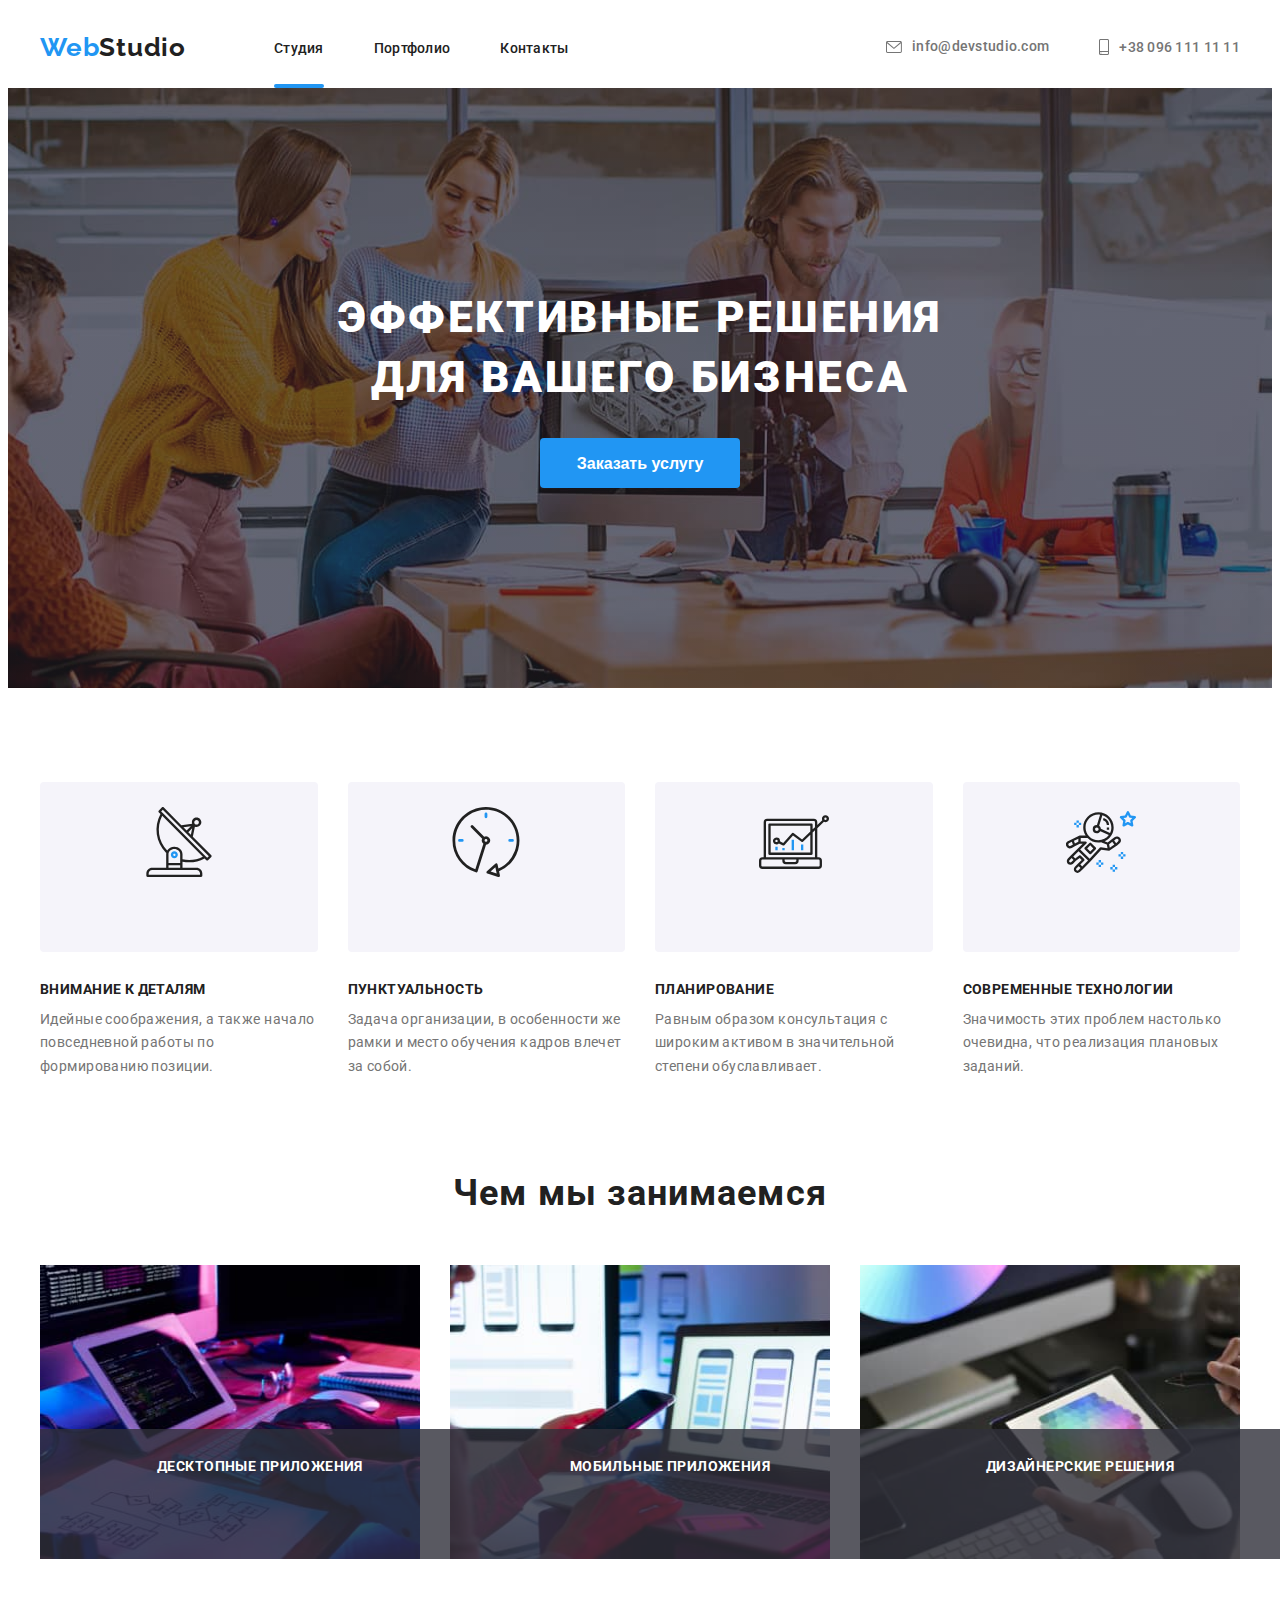
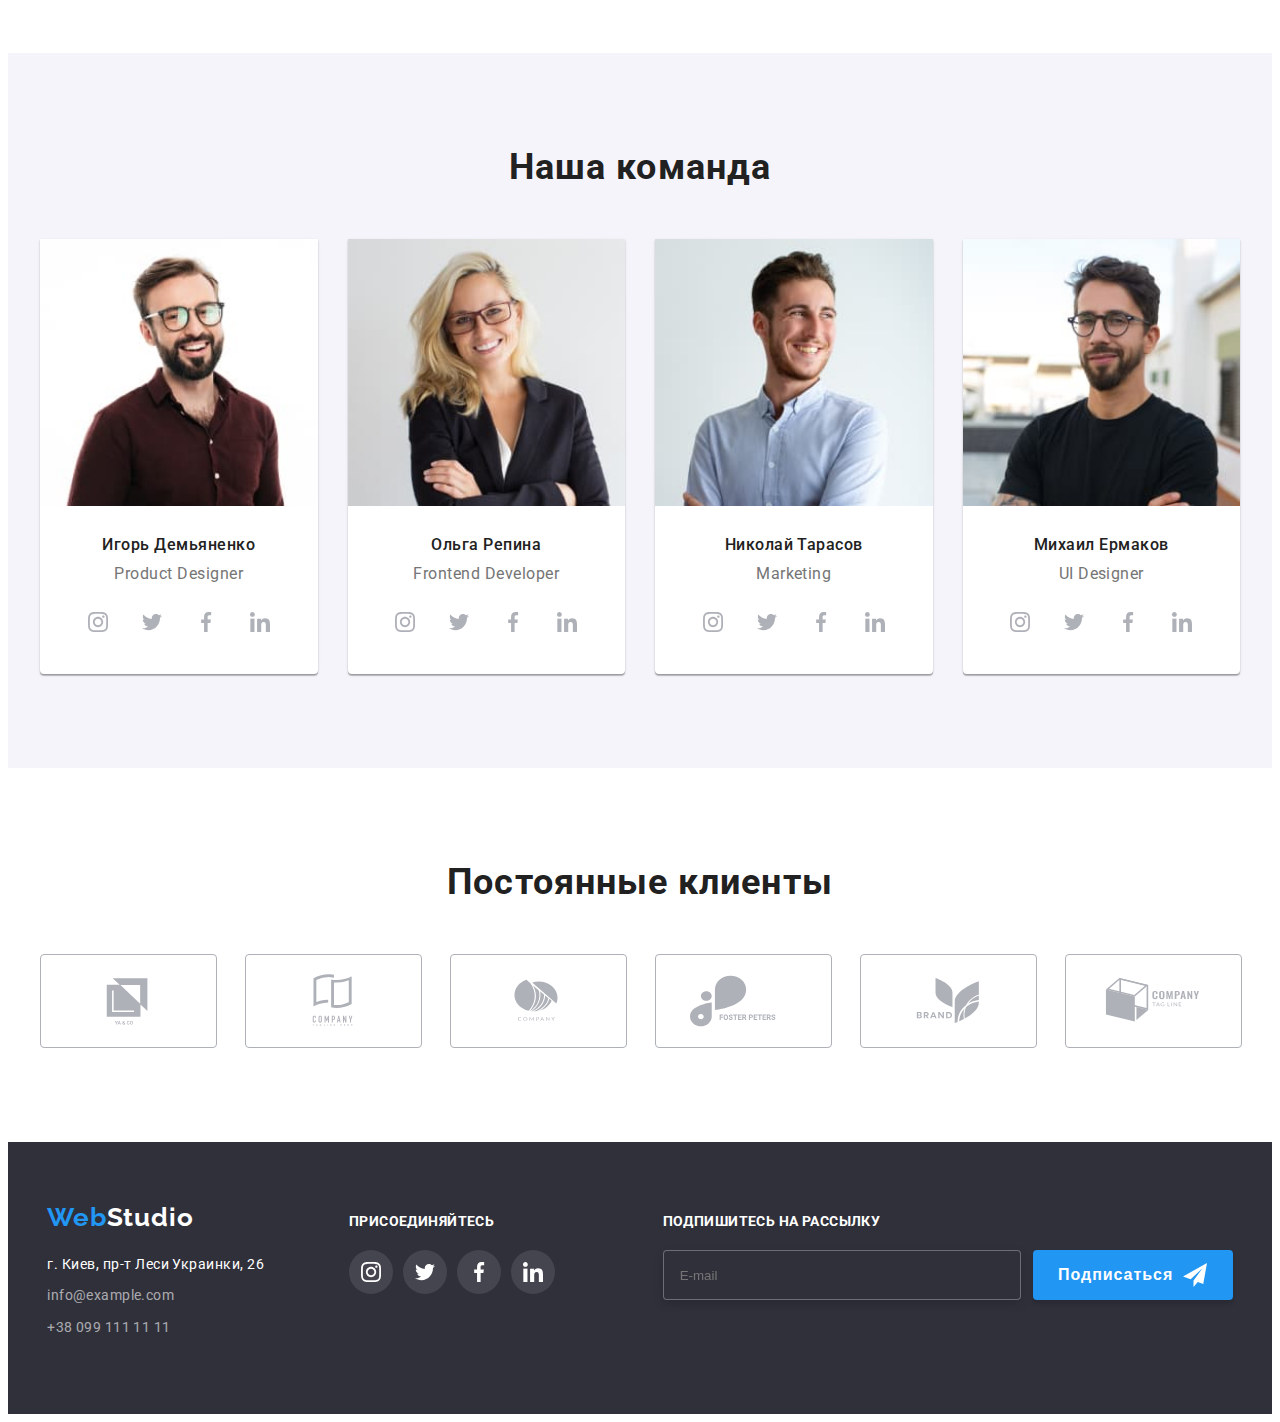
<file: index.html>
<!DOCTYPE html>
<html lang="en">
<head>
    <meta charset="UTF-8">
    <meta http-equiv="X-UA-Compatible" content="IE=edge">
    <meta name="viewport" content="width=device-width, initial-scale=1.0">
    <title>WebStudio5</title>
    <link rel="preconnect" href="https://fonts.googleapis.com">
    <link rel="preconnect" href="https://fonts.gstatic.com" crossorigin>
    <link href="https://fonts.googleapis.com/css2?family=Raleway:wght@700&family=Roboto:wght@400;500;700;900&display=swap" rel="stylesheet">
    <link rel="stylesheet" href="https://cdnjs.cloudflare.com/ajax/libs/modern-normalize/1.1.0/modern-normalize.min.css" integrity="sha512-wpPYUAdjBVSE4KJnH1VR1HeZfpl1ub8YT/NKx4PuQ5NmX2tKuGu6U/JRp5y+Y8XG2tV+wKQpNHVUX03MfMFn9Q==" crossorigin="anonymous" referrerpolicy="no-referrer" />
        
        <link rel="stylesheet" href="./css/main.css">
</head>
<body>

<header class="page-header">
    <div class="container header__container">
        <nav class="navigation">
            <a class="page-header__logo" href ="index.html"><span class="page-header__logo-title--black-theme">Web</span>Studio</a>
            <ul class="nav-list">
                <li class="nav-list__item"><a href="./index.html" class="nav-list__link current">Студия</a></li>  
                <li class="nav-list__item"><a href="./portfolio.html" class="nav-list__link">Портфолио</a></li>
                <li class="nav-list__item"><a href="" class="nav-list__link">Контакты</a></li>
            </ul>
        </nav>
              <div class="header-contacts">
                     <ul class="contacts-list">
                         <li class="contacts-list__item">
                             <a class="contacts-list__link" href="mailto:info@devstudio.com">
                                <svg class="contacts-list__icon" width="16" height="12">
                                    <use href="./images/icons.svg#icon-email"></use>
                                        </svg>info@devstudio.com</a></li>
                         <li class="contacts-list__item">
                             <a class="contacts-list__link" href="tel:+38 096 111 11 11">
                                <svg class="contacts-list__icon-tel" width="10" height="16">
                                    <use href="./images/icons.svg#icon-smartphone"></use>
                                        </svg>+38 096 111 11 11</a></li>
                     </ul>
                     <button class="menu-open-btn">
                        <svg class="open-modal-icon" width="40" height="40"> 
                            <use href="./images/icons.svg#icon-burger"></use>
                        </svg>
                    </button>
             </div>
        <div class="mob-menu is-hidden">
            <div class="container">
                    <button class="menu-close-btn">
                        <svg class="menu-close-icon" width="40" height="40"> 
                            <use href="./images/icons.svg#icon-close"></use>
                        </svg>
                    </button>
                <ul class="mob-menu-list">
                                <li class="mob-menu-item">
                                    <a href="" class="mob-menu-link">Студия</a>
                                </li>

                                <li class="mob-menu-item">
                                    <a href="./portfolio.html" class="mob-menu-link">Портфолио</a>
                                </li>

                                <li class="mob-menu-item">
                                    <a href="" class="mob-menu-link">Контакты</a>
                                </li>
                </ul>
             <div class="mob-menu-bottom">
                <ul class="mob-contacts-list">
                                <li class="mob-contacts-item">
                                    <a href="tel:+38 096 111 11 11" class="mob-contacts-link">+38 096 111 11 11</a>
                                </li>
                                <li class="mob-contacts-item">
                                    <a href="mailto:info@devstudio.com" class="mob-contacts-email-link">info@devstudio.com</a>
                                </li>

                </ul>
                <ul class="mob-social-list">
                            <li class="mob-social-item">
                                <a href="" class="mob-social-link">Instagram</a>
                            </li>

                            <li class="mob-social-item">
                                <a href="" class="mob-social-link">Twitter</a>
                            </li>

                            <li class="mob-social-item">
                                <a href="" class="mob-social-link">Facebook</a>
                            </li>
                            <li class="mob-social-item">
                                <a href="" class="mob-social-link">LinkedIn</a>
                            </li>
                </ul>
             </div>
            </div>
        </div>
  </div>   
</header>
<main>

    <!-- Hero -->
      <section class="hero">
          <div class="hero__container">
              <h1 class="hero__title">Эффективные решения <br> для вашего бизнеса</h1>
              <button class=" hero-btn "type="button" data-modal-open >Заказать услугу</button>
          </div>
      </section>

    <!-- Feature section -->
     <section class="feature section">
        <div class="container feature__container">
            <ul class="feature-list">
                <li class="feature-list__item">
                    <div class="feature-list__icon-bg">
                        <svg class="feature-list__icon" width="70" height="70">
                            <use href="./images/icons.svg#antenna"></use>
                        </svg>
                    </div>
                <h3 class="feature-list__title">Внимание к деталям</h3>
                <p class="feature-list__text">Идейные соображения, а также начало повседневной работы по формированию позиции.</p>
                </li>
        

                <li class="feature-list__item">
                    <div class="feature-list__icon-bg">
                        <svg class="feature-list__icon" width="70" height="70">
                            <use href="./images/icons.svg#clock"></use>
                        </svg>
                    </div>
                <h3 class="feature-list__title">Пунктуальность</h3>
                <p class="feature-list__text">Задача организации, в особенности же рамки и место обучения кадров влечет за собой.</p>
                </li>

                <li class="feature-list__item">
                    <div class="feature-list__icon-bg">
                        <svg class="feature-list__icon" width="70" height="70">
                            <use href="./images/icons.svg#diagram"></use>
                        </svg>
                    </div>
                <h3 class="feature-list__title">Планирование</h3>
                <p class="feature-list__text">Равным образом консультация с широким активом в значительной степени обуславливает.</p>
                </li>

                <li class="feature-list__item">
                    <div class="feature-list__icon-bg">
                        <svg class="feature-list__icon" width="70" height="70">
                            <use href="./images/icons.svg#astronaut"></use>
                        </svg>
                    </div>
                <h3 class="feature-list__title">Современные технологии</h3>
                <p class="feature-list__text">Значимость этих проблем настолько очевидна, что реализация плановых заданий.</p>
                </li>
            </ul>
    </div>
    </section>

    <!-- Skill section -->
    <section class="skill section">
        <div class="container skill__container">
            <h2 class="skill__title">Чем мы занимаемся</h2>
            <ul class="skill-list">
                <li class="skill-list__item">
                    <img src="./images/third.jpg" alt="оформление"width="370" height="294">
                    <h3 class="skill-list__top-title">Десктопные приложения</h3>
                    
                </li>
                <li class="skill-list__item">
                    <img src="./images/first.jpg" alt="вёрстка"width="370" height="294">
                    <h3 class="skill-list__top-title">Мобильные приложения</h3>
                   
                </li>
                <li class="skill-list__item">
                    <img src="./images/second.jpg" alt="дизайн"width="370" height="294">
                    <h3 class="skill-list__top-title">Дизайнерские решения</h3>
                </li>
            </ul>
    </div>
    </section>

    <!-- Work-section -->
    <section class="work section">
        <div class="container work__container">
            <h2 class="work-main__title">Наша команда</h2>
            <ul class="work-list">
                <li class="work-list__item"><img src="./images/igor.jpg" alt="игорь"width="270">
                    <div class="work-list__group">
                        <h3 class="work-list__title">Игорь Демьяненко</h3>
                        <p class="work-list__text">Product Designer</p>
                             <ul class="work-soc-list">
                                <li class="work-soc-list__item">
                                    <a href="" class="work-soc-list__link">
                                        <svg class="work-soc-list__icon" width="20" height="20">
                                            <use href="./images/icons.svg#icon-instagram"></use>
                                        </svg>
                                    </a>
                                </li>
                                <li class="work-soc-list__item">
                                    <a href="" class="work-soc-list__link">
                                        <svg class="work-soc-list__icon" width="20" height="20">
                                            <use href="./images/icons.svg#icon-twitter"></use>
                                        </svg>
                                    </a>
                                </li>
                                 <li class="work-soc-list__item">
                                    <a href="" class="work-soc-list__link">
                                        <svg class="work-soc-list__icon" width="20" height="20">
                                            <use href="./images/icons.svg#icon-facebook"></use>
                                        </svg>
                                    </a>
                                </li> 
                                <li class="work-soc-list__item">
                                    <a href="" class="work-soc-list__link">
                                        <svg class="work-soc-list__icon" width="20" height="20">
                                            <use href="./images/icons.svg#icon-linkedin"></use>
                                        </svg>
                                    </a>
                                </li>


                        </ul>
                    </div>
             </li>
            
                <li class="work-list__item"><img src="./images/olga.jpg" alt="ольга"width="270">
                    <div class="work-list__group">
                        <h3 class="work-list__title">Ольга Репина</h3>
                        <p class="work-list__text">Frontend Developer</p>
                        <ul class="work-soc-list">
                            <li class="work-soc-list__item">
                                <a href="" class="work-soc-list__link">
                                    <svg class="work-soc-list__icon" width="20" height="20">
                                    <use href="./images/icons.svg#icon-instagram"></use>
                                </svg>
                            </a>
                            </li>
                            <li class="work-soc-list__item">
                                <a href="" class="work-soc-list__link">
                                    <svg class="work-soc-list__icon" width="20" height="20">
                                        <use href="./images/icons.svg#icon-twitter"></use>
                                    </svg>
                            </a>
                            </li>
                             <li class="work-soc-list__item">
                                <a href="" class="work-soc-list__link">
                                    <svg class="work-soc-list__icon" width="20" height="20">
                                        <use href="./images/icons.svg#icon-facebook"></use>
                                    </svg>
                                </a>
                            </li>
                             <li class="work-soc-list__item">
                                <a href="" class="work-soc-list__link">
                                    <svg class="work-soc-list__icon" width="20" height="20">
                                        <use href="./images/icons.svg#icon-linkedin"></use>
                                    </svg>
                                </a>
                            </li>
                   </div>
               </li>
            
                <li class="work-list__item"><img src="./images/nikolay.jpg" alt="николай"width="270">
                     <div class="work-list__group">
                            <h3 class="work-list__title">Николай Тарасов</h3>
                            <p class="work-list__text">Marketing</p>
                            <ul class="work-soc-list">
                                <li class="work-soc-list__item">
                                    <a href="" class="work-soc-list__link">
                                        <svg class="work-soc-list__icon" width="20" height="20">
                                        <use href="./images/icons.svg#icon-instagram"></use>
                                    </svg>
                                </a>
                                </li>
                                <li class="work-soc-list__item">
                                    <a href="" class="work-soc-list__link">
                                        <svg class="work-soc-list__icon" width="20" height="20">
                                            <use href="./images/icons.svg#icon-twitter"></use>
                                        </svg>
                                </a>
                                </li>
                                 <li class="work-soc-list__item">
                                    <a href="" class="work-soc-list__link">
                                        <svg class="work-soc-list__icon" width="20" height="20">
                                            <use href="./images/icons.svg#icon-facebook"></use>
                                        </svg>
                                    </a>
                                </li>
                                 <li class="work-soc-list__item">
                                    <a href="" class="work-soc-list__link">
                                        <svg class="work-soc-list__icon" width="20" height="20">
                                            <use href="./images/icons.svg#icon-linkedin"></use>
                                        </svg>
                                    </a>
                                </li>
                    </div>
                </li>

                <li class="work-list__item"><img src="./images/mihail.jpg" alt="михаил"width="270">
                    <div class="work-list__group">
                        <h3 class="work-list__title">Михаил Ермаков</h3>
                        <p class="work-list__text">UI Designer</p>
                        <ul class="work-soc-list">
                            <li class="work-soc-list__item">
                                <a href="" class="work-soc-list__link">
                                    <svg class="work-soc-list__icon" width="20" height="20">
                                        <use href="./images/icons.svg#icon-instagram"></use>
                                    </svg>
                            </a>
                            </li>
                            <li class="work-soc-list__item">
                                <a href="" class="work-soc-list__link">
                                    <svg class="work-soc-list__icon" width="20" height="20">
                                        <use href="./images/icons.svg#icon-twitter"></use>
                                    </svg>
                            </a>
                            </li>
                             <li class="work-soc-list__item">
                                <a href="" class="work-soc-list__link">
                                    <svg class="work-soc-list__icon" width="20" height="20">
                                        <use href="./images/icons.svg#icon-facebook"></use>
                                    </svg>
                                </a>
                            </li>
                             <li class="work-soc-list__item">
                                <a href="" class="work-soc-list__link">
                                    <svg class="work-soc-list__icon" width="20" height="20">
                                        <use href="./images/icons.svg#icon-linkedin"></use>
                                    </svg>
                                </a>
                            </li>
                    </div>
               </li>
            </ul>
        </div>
    </section>

    <!-- Client section -->
     <section class="client section">
        <div class="container client__container">
            <h2 class="client__title">Постоянные клиенты</h2> 
            <ul class="client-list">
                 <li class="client-list__item">
                    <a class="client-list__icon-bg" href="">
                <svg class="client-list__icon" width="106" height="60">
                    <use href="./images/icons.svg#icon-yaco"></use>
                </svg>
            </a>
            </li>
            
        <li class="client-list__item">
            <a class="client-list__icon-bg" href="">
                <svg class="client-list__icon" width="106" height="60">
                    <use href="./images/icons.svg#icon-tagcomp"></use>
                </svg>
            </a>
        </li> 


        <li class="client-list__item">
            <a class="client-list__icon-bg" href="">
                <svg class="client-list__icon" width="106" height="60">
                    <use href="./images/icons.svg#icon-circomp"></use>
                </svg>
            </a>
       </li>



        <li class="client-list__item">
            <a class="client-list__icon-bg" href="">
                <svg class="client-list__icon" width="106" height="60">
                    <use href="./images/icons.svg#icon-foster"></use>
                </svg>
            </a>
        </li>



        <li class="client-list__item">
            <a class="client-list__icon-bg" href="">
                <svg class="client-list__icon" width="106" height="60">
                    <use href="./images/icons.svg#icon-brand"></use>
                </svg>
            </a>
        
        
        </li>
        <li class="client-list__item">
            <a class="client-list__icon-bg" href="">
                <svg class="client-list__icon" width="106" height="60">
                    <use href="./images/icons.svg#icon-kvadrcomp"></use>
                </svg>
            </a>
        
                </li>
            </ul>
        </div>
    </section> 



</main>

<footer class="page-footer">
    <div class="container main-footer">
        <div class="footer__container">
                <a class="page-footer__logo" href ="index.html"><span class="page-footer__logo-tittle--white-theme">Web</span>Studio</a>
                <address>
                    <ul class="footer-list">
                    <li class="footer-list__adress"><a class="footer-list__adress" href="https://www.google.com/maps/d/u/0/viewer?msa=0&mid=10uSM3H-mIU3GznYo2szRIEphczw&ll=50.42732700000001%2C30.538092&z=17">г. Киев, пр-т Леси Украинки, 26</a></li>
                    <li class="footer-list__item"><a href="mailto:info@example.com" class="footer-list__link">info@example.com</a></li>
                    <li class="footer-list__item"><a href="tel:+380991111111" class="footer-list__link">+38 099 111 11 11</a></li>
                    </ul>   
                </address>  
        </div>
      <div class="footer-contact">
            <p class="footer-contact-text"> Присоединяйтесь</p>
            <ul class="footer-contact-list">
                <li class="footer-contact-list__item"><a href="" 
                    class="footer-contact-list__link">
                <svg class="footer-contact-list__icon" width="20" height="20">
                <use href="./images/icons.svg#icon-instagram"></use>
                </svg>
            </a></li>
            
            <li class="footer-contact-list__item"><a href=""
                class="footer-contact-list__link">
                <svg class="footer-contact-list__icon" width="20" height="20">
                    <use href="./images/icons.svg#icon-twitter"></use>
                    </svg>
            </a></li>
                
            <li class="footer-contact-list__item"><a href="" 
                class="footer-contact-list__link">
                <svg class="footer-contact-list__icon" width="20" height="20">
                    <use href="./images/icons.svg#icon-facebook"></use>
                    </svg>
            </a></li>
                
            <li class="footer-contact-list__item"><a href="" 
                class="footer-contact-list__link">
                <svg class="footer-contact-list__icon" width="20" height="20">
                    <use href="./images/icons.svg#icon-linkedin"></use>
                    </svg>
            </a></li>
        </ul>
    </div>
        <div class="footer-sub-container">
            <p class="footer-sub-text">Подпишитесь на рассылку</p>
                <form class="footer-form-sub">
                    <input 
                    type="text"
                    name="user-email"
                    class="mailing-input"
                    id="user-email"
                    placeholder="E-mail"
                    required
                    /> 
                    <button type="submit" class="footer-sub-button"
                    >Подписаться
                        <svg class="footer-sub-icon" width="24" height="24">
                            <use href="./images/icons.svg#icon-icon-send"></use>
                        </svg>
                     </button>
            </form>
    </div>
</div>

</footer>


<!-- MODAL section -->
<div class="backdrop is-hidden" data-modal>
    <div class="modal">
        <button class="modal-close-btn" type="button" data-modal-close> 
                <svg class="modal-close-icon" width="11" height="11">
                    <use href="./images/icons.svg#icon-close"></use>
                </svg>
        </button>
        <p class="modal-title">Оставьте свои данные, мы вам перезвоним </p>
        <form class="modal-form">
    <div class="form-field">
        <label for="user-name" class="modal-label">Имя</label>
            <div class="modal-input-wrap">
                <input 
                type="text"
                name="user-name"
                class="modal-input"
                required
                id="user-name"
                /> 
                <svg class="modal-icon" width="18" height="18">
                <use href="./images/icons.svg#icon-person-black"></use>
                </svg>
            </div>
    </div>  
    <div class="form-field">
        <label for="user-name" class="modal-label">Телефон</label>
            <div class="modal-input-wrap">
                <input 
                    type="tel"
                    name="user-tel"
                    class="modal-input"
                    required
                    id="user-tel"
                />
                <svg class="modal-icon" width="18" height="18">
                    <use href="./images/icons.svg#icon-phone-black"></use>
                  </svg>
            </div>
    </div>
    <div class="form-field">
      <label for="user-name" class="modal-label">Почта</label>
        <div class="modal-input-wrap">
            <input 
                type="email"
                name="user-email"
                class="modal-input"
                id="user-email"
                /> 
                <svg class="modal-icon" width="18" height="18">
                <use href="./images/icons.svg#icon-email-black"></use>
                </svg>
        </div>
    </div>
        <div class="form-field">
            <label for="user-text" class="modal-label">Комментарий</label>
            <textarea 
            name="user-text" 
            id="user-text"
            class="modal-text"
            placeholder="Введите текст"
            ></textarea>
        </div>   

        <div class="form-field">
            <input
            type="checkbox"
            class="modal-check visually-hidden" 
            id="modal-check"
            name="modal-check"
            required
            >
            <label for="modal-check" class="modal-check-text">Соглашаюсь с рассылкой и принимаю  <a class="modal-check-link" href ="">Условия договора</a>
            
            </label>
        </div>
            <button class="modal-button" type="submit" >Отправить</button> 
        
 </form>
</div>

<script src="./js/modal.js"></script>

<script src="./js/menu.js"></script>

</body>
</html>
</file>
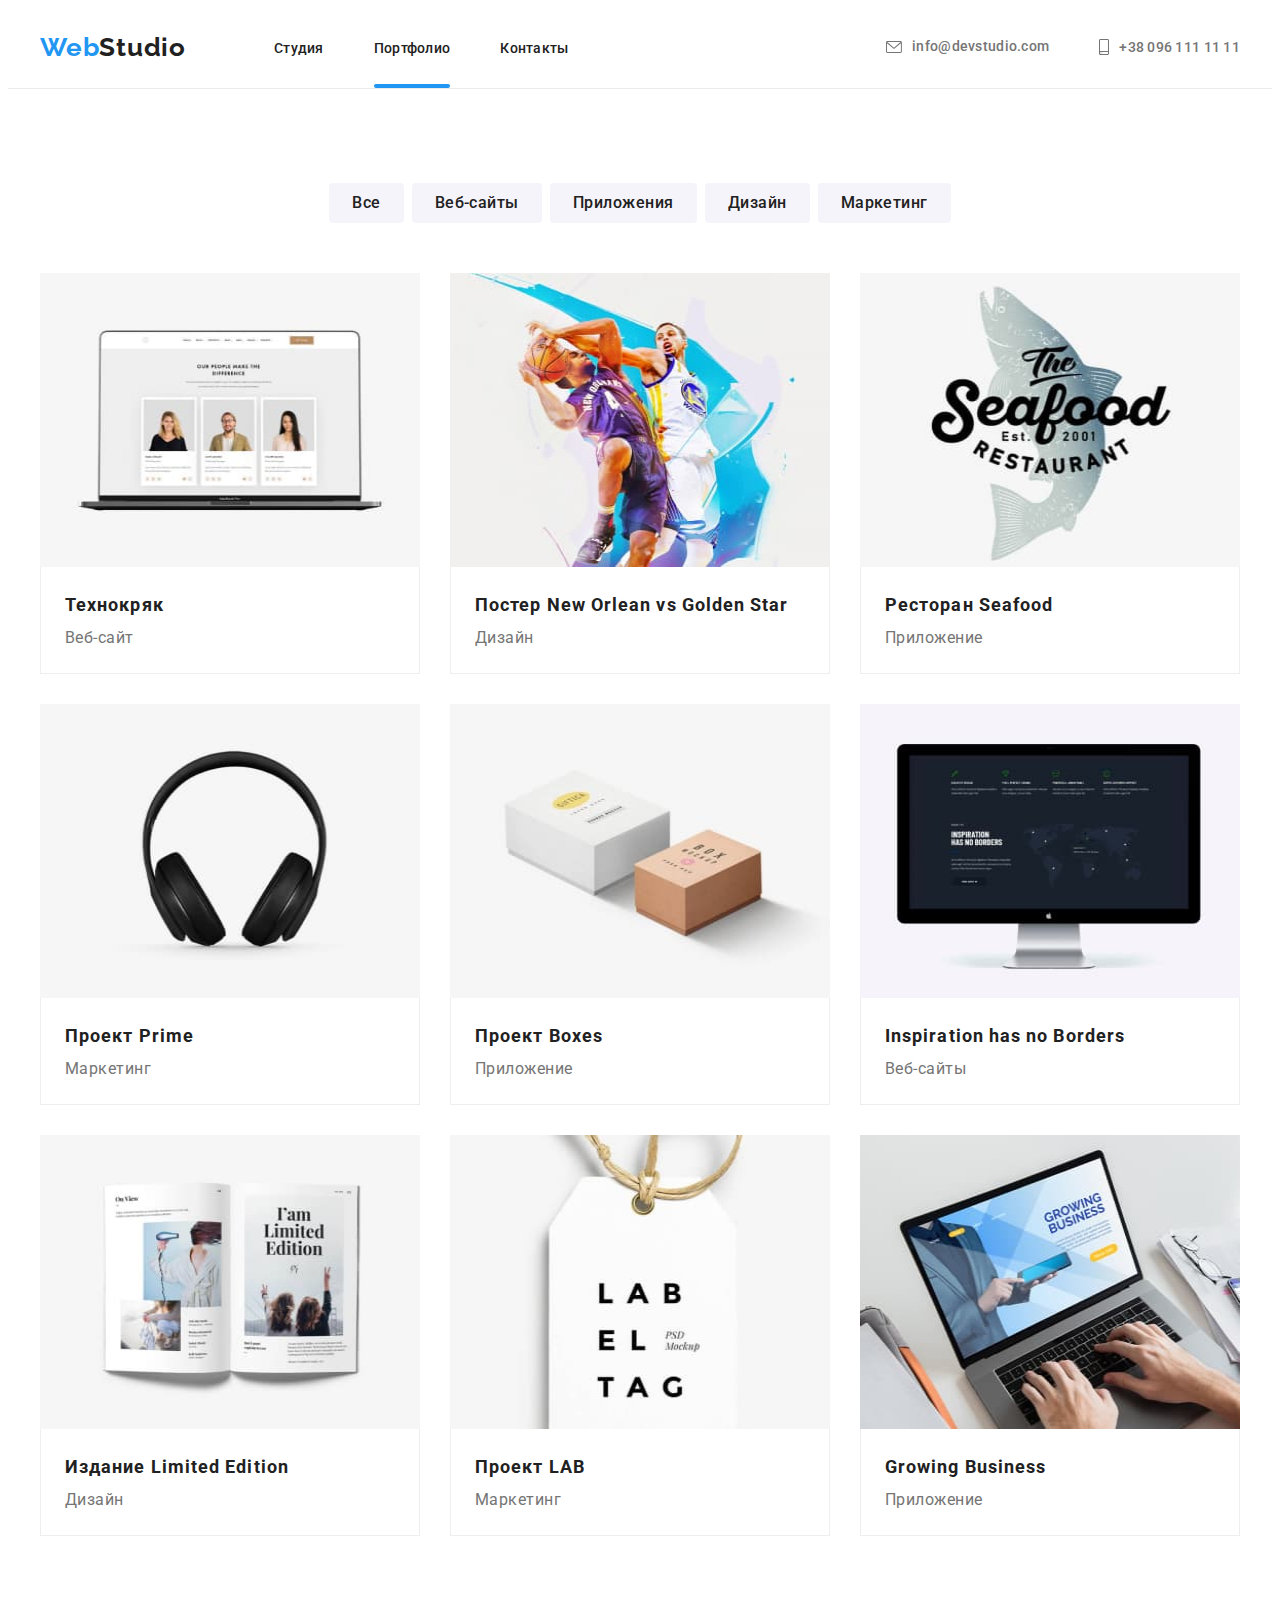
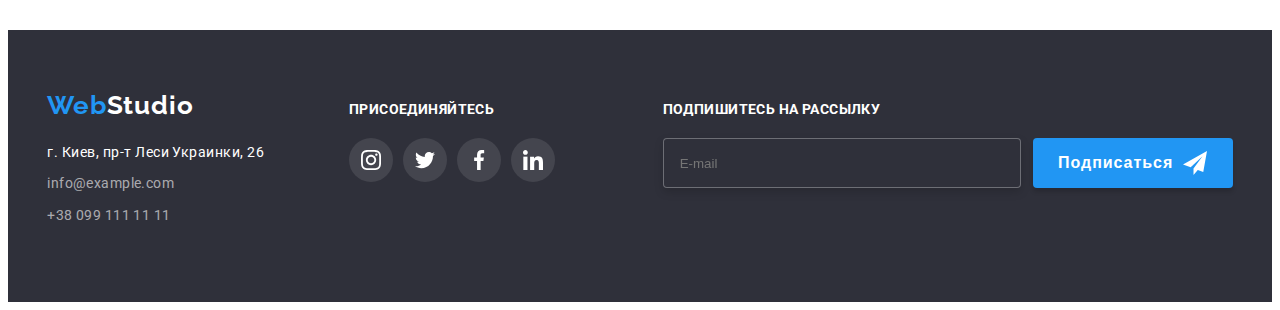
<file: portfolio.html>
<!DOCTYPE html>
<html lang="en">
<head>
    <meta charset="UTF-8">
    <meta http-equiv="X-UA-Compatible" content="IE=edge">
    <meta name="viewport" content="width=device-width, initial-scale=1.0">
    <title>Portfolio</title>
    <link rel="preconnect" href="https://fonts.googleapis.com">
    <link rel="preconnect" href="https://fonts.gstatic.com" crossorigin>
    <link href="https://fonts.googleapis.com/css2?family=Raleway:wght@700&family=Roboto:wght@400;500;700;900&display=swap" rel="stylesheet">
    <link rel="stylesheet" href="https://cdnjs.cloudflare.com/ajax/libs/modern-normalize/1.1.0/modern-normalize.min.css" integrity="sha512-wpPYUAdjBVSE4KJnH1VR1HeZfpl1ub8YT/NKx4PuQ5NmX2tKuGu6U/JRp5y+Y8XG2tV+wKQpNHVUX03MfMFn9Q==" crossorigin="anonymous" referrerpolicy="no-referrer" />
    
    <link rel="stylesheet" href="./css/main.css">
</head>
<body>
<header class="page-header portfolio">
    <div class="container header__container">
        <nav class="navigation">
            <a class="page-header__logo" href ="index.html"><span class="page-header__logo-title--black-theme">Web</span>Studio</a>
            <ul class="nav-list">
                <li class="nav-list__item"><a href="./index.html" class="nav-list__link">Студия</a></li>  
                <li class="nav-list__item"><a href="./portfolio.html" class="nav-list__link current">Портфолио</a></li>
                <li class="nav-list__item"><a href="" class="nav-list__link">Контакты</a></li>
            </ul>
        </nav>
              <div class="header-contacts">
                     <ul class="contacts-list">
                         <li class="contacts-list__item">
                             <a class="contacts-list__link" href="mailto:info@devstudio.com">
                                <svg class="contacts-list__icon" width="16" height="12">
                                    <use href="./images/icons.svg#icon-email"></use>
                                        </svg>info@devstudio.com</a></li>
                         <li class="contacts-list__item">
                             <a class="contacts-list__link" href="tel:+38 096 111 11 11">
                                <svg class="contacts-list__icon-tel" width="10" height="16">
                                    <use href="./images/icons.svg#icon-smartphone"></use>
                                        </svg>+38 096 111 11 11</a></li>
                     </ul>
             </div>
                <button class="menu-open-btn">
                        <svg class="open-modal-icon" width="40" height="40"> 
                            <use href="./images/icons.svg#icon-burger"></use>
                        </svg>
                    </button>
             </div>
             <div class="mob-menu is-hidden">
                <div class="container">
                        <button class="menu-close-btn">
                            <svg class="menu-close-icon" width="40" height="40"> 
                                <use href="./images/icons.svg#icon-close"></use>
                            </svg>
                        </button>
                    <ul class="mob-menu-list">
                                    <li class="mob-menu-item">
                                        <a href="./index.html" class="mob-menu-link">Студия</a>
                                    </li>
    
                                    <li class="mob-menu-item">
                                        <a href="./portfolio.html" class="mob-menu-link">Портфолио</a>
                                    </li>
    
                                    <li class="mob-menu-item">
                                        <a href="" class="mob-menu-link">Контакты</a>
                                    </li>
                    </ul>
                 <div class="mob-menu-bottom">
                    <ul class="mob-contacts-list">
                                    <li class="mob-contacts-item">
                                        <a href="tel:+38 096 111 11 11" class="mob-contacts-link">+38 096 111 11 11</a>
                                    </li>
                                    <li class="mob-contacts-item">
                                        <a href="mailto:info@devstudio.com" class="mob-contacts-email-link">info@devstudio.com</a>
                                    </li>
    
                    </ul>
                            <ul class="mob-social-list">
                                        <li class="mob-social-item">
                                            <a href="" class="mob-social-link">Instagram</a>
                                        </li>
            
                                        <li class="mob-social-item">
                                            <a href="" class="mob-social-link">Twitter</a>
                                        </li>
            
                                        <li class="mob-social-item">
                                            <a href="" class="mob-social-link">Facebook</a>
                                        </li>
                                        <li class="mob-social-item">
                                            <a href="" class="mob-social-link">LinkedIn</a>
                                        </li>
                            </ul>
                    </div>
                 </div>
            </div>
           
  </div>   
</header>

    <main class="main">
        <section class="service section">
            <div class="container service__container">
                <ul class="button-list">
                    <li class="button-list__item"><button type="button" class="button-list__btn">Все</button></li>
                    <li class="button-list__item"><button type="button" class="button-list__btn">Веб-сайты</button></li>
                    <li class="button-list__item"><button type="button" class="button-list__btn">Приложения</button></li>
                    <li class="button-list__item"><button type="button" class="button-list__btn">Дизайн</button></li>
                    <li class="button-list__item"><button type="button" class="button-list__btn">Маркетинг</button></li>
               </ul>
        
         
               <ul class="poster-list">
                    <li class="poster-list__item">
                        <a href="" class="poster-list__link">
                            <div class="poster-list__wrap">
                                <img src="./images/mac.jpg" alt="макбук"width="370" height="294">
                                <p class="poster-list__top-text">Технокряк это современная площадка распространения коронавируса. Компании используют эту платформу для цифрового шпионажа и атак на защищённые сервера конкурентов.</p>
                            </div>
                            <div class="poster-list__container">
                                <h3 class="poster-list__title">Технокряк</h3>
                                <p class="poster-list__text">Веб-сайт</p>
                           </div>
                        </a>
                   </li>
                    
                    <li class="poster-list__item">
                        <a href="" class="poster-list__link">
                            <div class="poster-list__wrap">
                                <img src="./images/nba.jpg" alt="баскетбол"width="370" height="294">
                                <p class="poster-list__top-text">Технокряк это современная площадка распространения коронавируса. Компании используют эту платформу для цифрового шпионажа и атак на защищённые сервера конкурентов.</p>
                            </div>
                          <div class="poster-list__container">
                            <h3  class="poster-list__title">Постер New Orlean vs Golden Star</h3>
                            <p class="poster-list__text">Дизайн</p>
                       </div>
                    </a>
                  </li>


                    <li class="poster-list__item">
                        <a href="" class="poster-list__link">
                            <div class="poster-list__wrap">
                                <img src="./images/seafood.jpg" alt="морепродукты"width="370" height="294">
                                <p class="poster-list__top-text">Технокряк это современная площадка распространения коронавируса. Компании используют эту платформу для цифрового шпионажа и атак на защищённые сервера конкурентов.</p>
                            </div>
                        
                        <div class="poster-list__container">
                            <h3 class="poster-list__title">Ресторан Seafood</h3>
                            <p class="poster-list__text">Приложение</p>
                        </div>
                    </a>
                </li>

                    <li class="poster-list__item">
                        <a href="" class="poster-list__link">
                            <div class="poster-list__wrap">
                                <img src="./images/headphones.jpg" alt="наушники"width="370" height="294">
                                <p class="poster-list__top-text">Технокряк это современная площадка распространения коронавируса. Компании используют эту платформу для цифрового шпионажа и атак на защищённые сервера конкурентов.</p>
                            </div>
                       
                        <div class="poster-list__container">
                            <h3 class="poster-list__title">Проект Prime</h3>
                            <p class="poster-list__text">Маркетинг</p>
                        </div>
                    </a>
                    </li>

                    <li class="poster-list__item">
                        <a href="" class="poster-list__link">
                            <div class="poster-list__wrap">
                                <img src="./images/box.jpg" alt="коробки"width="370" height="294">
                                <p class="poster-list__top-text">Технокряк это современная площадка распространения коронавируса. Компании используют эту платформу для цифрового шпионажа и атак на защищённые сервера конкурентов.</p>
                            </div>
                        
                        <div class="poster-list__container">
                            <h3 class="poster-list__title">Проект Boxes</h3>
                            <p class="poster-list__text">Приложение</p>
                        </div>
                    </a>
                    </li>

                    <li class="poster-list__item">
                        <a href="" class="poster-list__link">
                            <div class="poster-list__wrap">
                                <img src="./images/inspiration.jpg" alt="вдохновление"width="370" height="294">
                                <p class="poster-list__top-text">Технокряк это современная площадка распространения коронавируса. Компании используют эту платформу для цифрового шпионажа и атак на защищённые сервера конкурентов.</p>
                            </div>
                        
                        <div class="poster-list__container">
                    <h3 class="poster-list__title">Inspiration has no Borders</h3>
                    <p class="poster-list__text">Веб-сайты</p>
                </div>
            </a>
                </li>
                    <li class="poster-list__item">
                        <a href="" class="poster-list__link">
                            <div class="poster-list__wrap">
                                <img src="./images/magazine.jpg" alt="журнал"width="370" height="294">
                                <p class="poster-list__top-text">Технокряк это современная площадка распространения коронавируса. Компании используют эту платформу для цифрового шпионажа и атак на защищённые сервера конкурентов.</p>
                            </div>
                       
                        <div class="poster-list__container">
                    <h3 class="poster-list__title">Издание Limited Edition</h3>
                    <p class="poster-list__text">Дизайн</p>
                </div>
            </a>
                </li>
                    <li class="poster-list__item">
                        <a href="" class="poster-list__link">
                            <div class="poster-list__wrap">
                                <img src="./images/tag.jpg" alt="тег"width="370" height="294">
                                <p class="poster-list__top-text">Технокряк это современная площадка распространения коронавируса. Компании используют эту платформу для цифрового шпионажа и атак на защищённые сервера конкурентов.</p>
                            </div>
                        
                        <div class="poster-list__container">
                    <h3 class="poster-list__title">Проект LAB</h3>
                    <p class="poster-list__text">Маркетинг</p>
                </div>
            </a>
                </li>
                    <li class="poster-list__item">
                        <a href="" class="poster-list__link">
                            <div class="poster-list__wrap">
                                <img src="./images/business.jpg" alt="бизнес"width="370" height="294">
                                <p class="poster-list__top-text">Технокряк это современная площадка распространения коронавируса. Компании используют эту платформу для цифрового шпионажа и атак на защищённые сервера конкурентов.</p>
                            </div>
                     
                        <div class="poster-list__container">
                            <h3 class="poster-list__title">Growing Business</h3>
                            <p class="poster-list__text">Приложение</p>
                        </div>
                    </a>
                    </li>
               </ul>
            </div>
        </section>
    </main>

    <footer class="page-footer">
        <div class="container main-footer">
            <div class="footer__container">
                    <a class="page-footer__logo" href ="index.html"><span class="page-footer__logo-tittle--white-theme">Web</span>Studio</a>
                    <address>
                        <ul class="footer-list">
                        <li class="footer-list__adress"><a class="footer-list__adress" href="https://www.google.com/maps/d/u/0/viewer?msa=0&mid=10uSM3H-mIU3GznYo2szRIEphczw&ll=50.42732700000001%2C30.538092&z=17">г. Киев, пр-т Леси Украинки, 26</a></li>
                        <li class="footer-list__item"><a href="mailto:info@example.com" class="footer-list__link">info@example.com</a></li>
                        <li class="footer-list__item"><a href="tel:+380991111111" class="footer-list__link">+38 099 111 11 11</a></li>
                        </ul>   
                    </address>  
            </div>
          <div class="footer-contact">
                <p class="footer-contact-text"> Присоединяйтесь</p>
                <ul class="footer-contact-list">
                    <li class="footer-contact-list__item"><a href="" 
                        class="footer-contact-list__link">
                    <svg class="footer-contact-list__icon" width="20" height="20">
                    <use href="./images/icons.svg#icon-instagram"></use>
                    </svg>
                </a></li>
                
                <li class="footer-contact-list__item"><a href=""
                    class="footer-contact-list__link">
                    <svg class="footer-contact-list__icon" width="20" height="20">
                        <use href="./images/icons.svg#icon-twitter"></use>
                        </svg>
                </a></li>
                    
                <li class="footer-contact-list__item"><a href="" 
                    class="footer-contact-list__link">
                    <svg class="footer-contact-list__icon" width="20" height="20">
                        <use href="./images/icons.svg#icon-facebook"></use>
                        </svg>
                </a></li>
                    
                <li class="footer-contact-list__item"><a href="" 
                    class="footer-contact-list__link">
                    <svg class="footer-contact-list__icon" width="20" height="20">
                        <use href="./images/icons.svg#icon-linkedin"></use>
                        </svg>
                </a></li>
            </ul>
        </div>
        <div class="footer-sub-container">
            <p class="footer-sub-text">Подпишитесь на рассылку</p>
                <form class="footer-form-sub">
                    <input 
                    type="text"
                    name="user-email"
                    class="mailing-input"
                    id="user-email"
                    placeholder="E-mail"
                    required
                    /> 
                    <button type="submit" class="footer-sub-button"
                    >Подписаться
                        <svg class="footer-sub-icon" width="24" height="24">
                            <use href="./images/icons.svg#icon-icon-send"></use>
                        </svg>
                     </button>
            </form>
    </div>
    </div>
    </footer>
    <script src="./js/menu.js"></script>
</body>
</html>
</file>
<file: css/main.css>
p, h1, h2, h3, h4, h5, h6 {
  margin: 0;
}

ul {
  margin: 0;
  padding: 0;
  list-style: none;
}

img {
  display: block;
  max-width: 100%;
  width: 100%;
}

body {
  background-color: var(--item-text-color);
  color: var(--primary-text-color);
  font-family: Roboto, sans-serif;
  letter-spacing: 0.03em;
}

.visually-hidden {
  position: absolute;
  white-space: nowrap;
  width: 1px;
  height: 1px;
  overflow: hidden;
  border: 0;
  padding: 0;
  clip: rect(0 0 0 0);
  clip-path: inset(50%);
  margin: -1px;
}

.container {
  width: 100%;
  padding-left: 15px;
  padding-right: 15px;
  margin: 0 auto;
}

@media screen and (min-width: 480px) {
  .container {
    width: 480px;
  }
}

@media screen and (min-width: 768px) {
  .container {
    width: 768px;
  }
}

@media screen and (min-width: 1200px) {
  .container {
    width: 1200px;
  }
}

.backdrop {
  width: 100vw;
  height: 100vh;
  background-color: rgba(0, 0, 0, 0.2);
  position: fixed;
  top: 0;
  left: 0;
  transition: opacity 250ms, visibility 250ms;
}

.modal {
  width: 450px;
  min-height: 581px;
  background-color: #FFFFFF;
  position: absolute;
  top: 50%;
  left: 50%;
  transform: translate(-50%, -50%) scale(1);
  box-shadow: 0px 1px 3px rgba(0, 0, 0, 0.12), 0px 1px 1px rgba(0, 0, 0, 0.14), 0px 2px 1px rgba(0, 0, 0, 0.2);
  border-radius: 4px;
  padding: 40px;
  transition: transform 250ms cubic-bezier(0.4, 0, 0.2, 1);
}

@media screen and (min-width: 1200px) {
  .modal {
    width: 528px;
  }
}

.modal-close-btn {
  width: 30px;
  height: 30px;
  border-radius: 50%;
  border: 1px solid rgba(0, 0, 0, 0.1);
  background-color: transparent;
  position: absolute;
  top: 10px;
  right: 10px;
  display: flex;
  justify-content: center;
  align-items: center;
  cursor: pointer;
  transition: fill 250ms cubic-bezier(0.4, 0, 0.2, 1);
}

.modal-close-btn:hover, .modal-close-btn:focus {
  fill: #2196F3;
}

.modal-close-icon {
  width: 11px;
  height: 11px;
}

.is-hidden {
  opacity: 0;
  pointer-events: none;
  visibility: hidden;
}

.modal-title {
  font-weight: bold;
  font-size: 20px;
  line-height: 1.15;
  text-align: center;
  letter-spacing: 0.03em;
  color: #212121;
  margin-bottom: 12px;
}

.modal-input-wrap {
  position: relative;
  margin-bottom: 10px;
}

.modal-input {
  width: 100%;
  height: 40px;
  border: 1px solid rgba(33, 33, 33, 0.2);
  border-radius: 4px;
  outline: none;
  padding-left: 35px;
  cursor: pointer;
  transition: border-color 250ms cubic-bezier(0.4, 0, 0.2, 1);
}

.modal-input:hover, .modal-input:focus {
  border-color: #2196F3;
}

.modal-icon {
  position: absolute;
  left: 5px;
  top: 50%;
  margin-left: 12px;
  transform: translateY(-50%);
  cursor: pointer;
  transition: fill 250ms cubic-bezier(0.4, 0, 0.2, 1);
}

.modal-input:focus + .modal-icon {
  fill: #2196F3;
}

.modal-input:hover + .modal-icon {
  fill: #2196F3;
}

.modal-label {
  font-size: 12px;
  line-height: 1.16;
  letter-spacing: 0.01em;
  color: #757575;
  display: block;
  margin-bottom: 4px;
}

.modal-text {
  width: 100%;
  height: 120px;
  border: 1px solid rgba(33, 33, 33, 0.2);
  border-radius: 4px;
  padding: 12px 16px;
  font-size: 12px;
  line-height: 1.16;
  letter-spacing: 0.01em;
  resize: none;
  outline: none;
  margin-bottom: -5px;
}

.modal-text::placeholder {
  color: rgba(117, 117, 117, 0.5);
}

.modal-check-text {
  font-size: 12px;
  line-height: 1.71;
  letter-spacing: 0.03em;
  color: #757575;
  display: flex;
  align-items: center;
  justify-content: center;
  margin-top: 20px;
}

.modal-check-text::before {
  content: '';
  width: 16px;
  height: 15px;
  border: 2px solid #212121;
  border-radius: 2px;
  display: block;
  margin-right: 8px;
}

.modal-check:checked + .modal-check-text::before {
  background-image: url(../images/galochka.svg);
  border: none;
}

.modal-check-link {
  margin-left: 4px;
  color: #2196F3;
}

.modal-button {
  width: 200px;
  height: 50px;
  border: 1px solid transparent;
  font-weight: bold;
  font-size: 16px;
  line-height: 1.87;
  padding: 10px 32px;
  border-radius: 4px;
  letter-spacing: 0.06em;
  background-color: #2196F3;
  color: #FFFFFF;
  cursor: pointer;
  box-shadow: 0px 4px 4px rgba(0, 0, 0, 0.15);
  margin-left: auto;
  margin-right: auto;
  justify-content: center;
  display: flex;
  margin-top: 30px;
}

.modal-button:hover, .modal-button:focus {
  background-color: #2196F3;
  color: #FFFFFF;
}

.page-header {
  width: 100%;
  background-color: #FFFFFF;
  padding-top: 16px;
  padding-bottom: 16px;
}

@media screen and (min-width: 768px) {
  .page-header {
    padding-top: 26px;
    padding-bottom: 26px;
  }
}

@media screen and (min-width: 1200px) {
  .page-header {
    padding-top: 24px;
    padding-bottom: 25px;
  }
}

.header__container {
  display: flex;
  align-items: center;
}

@media screen and (min-width: 768px) {
  .header__container {
    justify-content: space-between;
  }
}

.mob-menu {
  position: fixed;
  width: 100vw;
  height: 100vh;
  background-color: #ffffff;
  top: 0;
  left: 0;
  padding-top: 48px;
  padding-bottom: 48px;
  z-index: 1;
}

.mob-menu .container {
  position: relative;
  height: 100%;
  display: flex;
  flex-direction: column;
  padding-left: 40px;
}

.is-hidden {
  opacity: 0;
  pointer-events: none;
  visibility: hidden;
}

.mob-menu-bottom {
  margin-top: auto;
}

.menu-close-btn {
  right: 0;
  top: -38px;
  position: absolute;
}

.menu-close-icon {
  width: 19px;
  height: 19px;
  margin-top: 21px;
  margin-right: 25px;
  cursor: pointer;
  transition: fill 250ms cubic-bezier(0.4, 0, 0.2, 1);
}

.menu-close-icon:hover, .menu-close-icon:focus {
  fill: #2196F3;
}

.mob-menu-item:not(:last-child), mob-contats-item:not(:last-child) {
  margin-bottom: 32px;
}

.mob-menu-link {
  font-weight: 500;
  font-size: 40px;
  line-height: 47px;
  text-align: center;
  letter-spacing: 0.02em;
  text-decoration: none;
  color: #212121;
  transition: color 250ms cubic-bezier(0.4, 0, 0.2, 1);
}

.mob-menu-link:hover, .mob-menu-link:focus {
  color: #2196F3;
}

.mob-contacts-list {
  margin-bottom: 63px;
}

.mob-contacts-item {
  margin-bottom: 32px;
}

.mob-contacts-link {
  font-weight: 500;
  font-size: 34px;
  line-height: 40px;
  text-decoration: none;
  letter-spacing: 0.02em;
  color: #2196F3;
}

.mob-contacts-email-link {
  font-weight: 500;
  font-size: 24px;
  line-height: 28px;
  letter-spacing: 0.02em;
  color: #757575;
  text-decoration: none;
}

.mob-social-list {
  display: flex;
}

.mob-social-item:not(:last-child) {
  border-right: 1px solid rgba(33, 33, 33, 0.2);
  padding-right: 10px;
  margin-right: 10px;
}

.mob-social-link {
  font-weight: 500;
  font-size: 18px;
  line-height: 22px;
  letter-spacing: 0.02em;
  color: #2196F3;
  text-decoration: none;
}

.menu-open-btn {
  width: 40px;
  height: 40px;
  padding: 0;
  background-color: transparent;
  border: none;
  display: block;
  margin-left: auto;
  cursor: pointer;
  transition: fill 250ms cubic-bezier(0.4, 0, 0.2, 1);
}

.menu-open-btn:hover, .menu-open-btn:focus {
  fill: #2196F3;
}

@media screen and (min-width: 768px) {
  .menu-open-btn {
    visibility: hidden;
    display: none;
  }
}

@media screen and (min-width: 1200px) {
  .menu-open-btn {
    visibility: hidden;
    display: none;
  }
}

.menu-close-btn {
  width: 40px;
  height: 40px;
  padding: 0;
  background-color: transparent;
  border: none;
  display: block;
  margin-left: auto;
}

.header-contacts {
  display: flex;
  margin-left: auto;
}

.navigation {
  display: flex;
  align-items: center;
}

.nav-list {
  display: none;
}

@media screen and (min-width: 768px) {
  .nav-list {
    display: flex;
  }
}

@media screen and (min-width: 1200px) {
  .nav-list {
    display: flex;
  }
}

.nav-list__item + .nav-list__item {
  margin-left: 50px;
}

.nav-list__item :hover,
.nav-list__item :focus {
  color: #2196F3;
  font-weight: 500;
  font-size: 14px;
  line-height: 1.14;
  letter-spacing: 0.02em;
  text-decoration: none;
}

.nav-list__link {
  color: #212121;
  font-weight: 500;
  font-size: 14px;
  line-height: 1.14;
  letter-spacing: 0.02em;
  text-decoration: none;
  transition: color 250ms cubic-bezier(0.4, 0, 0.2, 1);
}

/* logo */
.page-header__logo {
  color: #212121;
  font-family: Raleway, cursive;
  font-weight: bold;
  font-size: 26px;
  line-height: 1.19;
  letter-spacing: 0.03em;
  text-decoration: none;
  margin-right: 93px;
  transition: color 250ms cubic-bezier(0.4, 0, 0.2, 1);
}

@media screen and (min-width: 768px) {
  .page-header__logo {
    margin-right: 88px;
  }
}

.page-header__logo-title--black-theme {
  color: #2196F3;
}

.contacts-list {
  display: none;
  margin-left: auto;
}

@media screen and (min-width: 768px) {
  .contacts-list {
    display: inline;
  }
}

@media screen and (min-width: 1200px) {
  .contacts-list {
    display: flex;
    margin-left: auto;
    margin-bottom: -10px;
  }
}

.contacts-list__item {
  margin-bottom: 10px;
}

.contacts-list__item + .contacts-list__item {
  margin-left: 50px;
}

@media screen and (min-width: 768px) {
  .contacts-list__item + .contacts-list__item {
    margin-bottom: 10px;
    margin-left: 0px;
  }
}

@media screen and (min-width: 1200px) {
  .contacts-list__item + .contacts-list__item {
    margin-left: 50px;
  }
}

.contacts-list__item:last-child {
  margin-bottom: 0px;
}

.contacts-list__link {
  color: #757575;
  text-decoration: none;
  font-style: normal;
  font-weight: 500;
  font-size: 14px;
  line-height: 1.14;
  letter-spacing: 0.02em;
  align-items: center;
  display: flex;
  transition: color 250ms cubic-bezier(0.4, 0, 0.2, 1);
}

.contacts-list__link:hover, .contacts-list__link:focus {
  color: #2196F3;
}

.contacts-list__icon {
  display: flex;
  align-items: center;
  justify-content: center;
  width: 16px;
  height: 12px;
  background-color: #FFFFFF;
  fill: currentColor;
  margin-right: 10px;
}

.contacts-list__icon-tel {
  align-items: center;
  justify-content: center;
  width: 10px;
  height: 16px;
  background-color: #FFFFFF;
  margin-right: 10px;
  fill: currentColor;
}

.current {
  position: relative;
}

.current::after {
  content: '';
  width: 100%;
  height: 4px;
  position: absolute;
  background-color: #2196F3;
  border-radius: 2px;
  left: 0;
  bottom: -32px;
}

@media screen and (min-width: 768px) {
  .current::after {
    bottom: -38px;
  }
}

@media screen and (min-width: 1200px) {
  .current::after {
    bottom: -32px;
  }
}

.portfolio {
  border-bottom: 1px solid #ECECEC;
}

.hero {
  background: #2F303A;
  background-image: linear-gradient(rgba(47, 48, 58, 0.4), rgba(47, 48, 58, 0.4)), url(../images/hero-bg.jpg);
  background-repeat: no-repeat;
  background-position: center;
  background-size: cover;
  text-align: center;
  padding-top: 118px;
  padding-bottom: 118px;
}

@media screen and (min-width: 1200px) {
  .hero {
    padding-top: 200px;
    padding-bottom: 200px;
  }
}

.hero__title {
  margin-bottom: 30px;
  color: #FFFFFF;
  font-weight: 900;
  letter-spacing: 0.06em;
  text-transform: uppercase;
  font-size: 26px;
  line-height: 1.62;
}

@media screen and (min-width: 1200px) {
  .hero__title {
    font-size: 44px;
    line-height: 1.36;
  }
}

.hero-btn {
  min-width: 200px;
  height: 50px;
  display: inline-block;
  border: 1px solid transparent;
  font-weight: bold;
  font-size: 16px;
  line-height: 1.87;
  padding: 10px 32px;
  border-radius: 4px;
  background-color: #2196F3;
  color: #FFFFFF;
  text-decoration: none;
  cursor: pointer;
}

.hero-btn:hover, .hero-btn:focus {
  background-color: #2196F3;
  color: #FFFFFF;
}

.hero__container {
  margin: 0 auto;
  max-width: 360px;
}

@media screen and (min-width: 1200px) {
  .hero__container {
    max-width: 696px;
  }
}

.feature {
  padding-top: 60px;
  padding-bottom: 60px;
}

@media screen and (min-width: 1200px) {
  .feature {
    padding-top: 94px;
    padding-bottom: 94px;
  }
}

.feature-list {
  margin-bottom: -30px;
}

@media screen and (min-width: 768px) {
  .feature-list {
    display: flex;
    flex-wrap: wrap;
    margin-left: -30px;
  }
}

.feature-list__item {
  margin-bottom: 30px;
}

@media screen and (min-width: 768px) {
  .feature-list__item {
    width: calc(100% / 2 - 30px);
    margin-left: 30px;
  }
}

@media screen and (min-width: 1200px) {
  .feature-list__item {
    width: calc(100% / 4 - 30px);
  }
}

.feature-list__icon {
  width: 70px;
  height: 70px;
  display: flex;
  align-items: center;
  justify-content: center;
}

.feature-list__icon-bg {
  height: 120px;
  padding: 25px 100px;
  margin-bottom: 30px;
  background-color: #F5F4FA;
  border-radius: 4px;
  justify-content: center;
  display: flex;
}

.feature-list__title {
  color: #212121;
  font-weight: bold;
  font-size: 14px;
  line-height: 1.14;
  letter-spacing: 0.03em;
  text-transform: uppercase;
  margin-bottom: 10px;
  text-align: center;
}

@media screen and (min-width: 768px) {
  .feature-list__title {
    text-align: left;
  }
}

.feature-list__text {
  color: #757575;
  font-weight: normal;
  font-size: 14px;
  line-height: 1.71;
  letter-spacing: 0.03em;
}

.skill {
  padding-bottom: 94px;
}

@media screen and (max-width: 1200px) {
  .skill {
    visibility: hidden;
    display: none;
  }
}

.skill-list {
  display: flex;
  margin-left: -30px;
}

.skill-list__item {
  width: calc(100% / 3 - 30px);
  margin-left: 30px;
  position: relative;
}

.skill-list__top-title {
  color: #FFFFFF;
  font-weight: bold;
  font-size: 14px;
  line-height: 1.14;
  text-align: center;
  letter-spacing: 0.03em;
  text-transform: uppercase;
  position: absolute;
  bottom: 0;
  height: 70px;
  width: 100%;
  padding: 30px;
  background: rgba(47, 48, 58, 0.8);
}

.skill__title {
  color: #212121;
  font-weight: bold;
  font-size: 36px;
  line-height: 1.16;
  text-align: center;
  letter-spacing: 0.03em;
  margin-bottom: 50px;
}

.work {
  padding-top: 60px;
  padding-bottom: 60px;
  background-color: #F5F4FA;
}

@media screen and (min-width: 1200px) {
  .work {
    padding-top: 94px;
    padding-bottom: 94px;
  }
}

.work-list__group {
  padding-top: 30px;
  padding-bottom: 30px;
}

.work-list {
  margin-bottom: -30px;
}

@media screen and (min-width: 768px) {
  .work-list {
    display: flex;
    flex-wrap: wrap;
    margin-left: -30px;
  }
}

.work-list__item {
  background: #FFFFFF;
  border-radius: 0px 0px 4px 4px;
  box-shadow: 0px 1px 3px rgba(0, 0, 0, 0.12), 0px 1px 1px rgba(0, 0, 0, 0.14), 0px 2px 1px rgba(0, 0, 0, 0.2);
  margin-bottom: 30px;
}

@media screen and (min-width: 768px) {
  .work-list__item {
    width: calc(100% / 2 - 30px);
    margin-left: 30px;
  }
}

@media screen and (min-width: 1200px) {
  .work-list__item {
    width: calc(100% / 4 - 30px);
  }
}

.work-main__title {
  color: #212121;
  font-weight: bold;
  font-size: 28px;
  line-height: 1.16;
  text-align: center;
  letter-spacing: 0.03em;
  margin-bottom: 30px;
}

@media screen and (min-width: 1200px) {
  .work-main__title {
    font-size: 36px;
    margin-bottom: 50px;
  }
}

.work-list__title {
  color: #212121;
  font-weight: 500;
  font-size: 16px;
  line-height: 1.18;
  text-align: center;
  letter-spacing: 0.03em;
}

.work-list__text {
  color: #757575;
  font-size: 16px;
  line-height: 1.18;
  text-align: center;
  letter-spacing: 0.03em;
  padding-top: 10px;
  padding-bottom: 16px;
}

.work-soc-list {
  display: flex;
  justify-content: center;
}

.work-soc-list__link {
  width: 44px;
  height: 44px;
  background-color: #FFFFFF;
  border-radius: 50%;
  display: flex;
  align-items: center;
  justify-content: center;
  color: #AFB1B8;
  transition: color 250ms cubic-bezier(0.4, 0, 0.2, 1), background-color 250ms cubic-bezier(0.4, 0, 0.2, 1);
}

.work-soc-list__link:hover, .work-soc-list__link:focus {
  color: #FFFFFF;
  background-color: #2196F3;
  fill: #FFFFFF;
}

.work-soc-list__icon {
  fill: currentColor;
}

.work-soc-list__item + .work-soc-list__item {
  margin-left: 10px;
}

.client {
  display: flex;
  padding-top: 60px;
  padding-bottom: 60px;
}

@media screen and (min-width: 1200px) {
  .client {
    padding-top: 94px;
    padding-bottom: 94px;
  }
}

.client__title {
  color: #212121;
  font-weight: bold;
  font-size: 28px;
  line-height: 1.16;
  text-align: center;
  letter-spacing: 0.03em;
  margin-bottom: 30px;
}

@media screen and (min-width: 1200px) {
  .client__title {
    font-size: 36px;
    margin-bottom: 50px;
  }
}

.client-list__icon {
  width: 106px;
  display: flex;
  align-items: center;
  justify-content: center;
  fill: currentColor;
}

.client-list__icon:hover, .client-list__icon:focus {
  cursor: pointer;
  color: #2196F3;
  border-color: #2196F3;
}

.client-list {
  display: flex;
  flex-wrap: wrap;
  margin-left: -30px;
  margin-bottom: -30px;
}

.client-list__item {
  width: calc(100% / 2 - 30px);
  margin-left: 30px;
  margin-bottom: 30px;
}

.client-list__item + .client-list__item {
  margin-left: 30px;
}

@media screen and (min-width: 768px) {
  .client-list__item {
    width: calc(100% / 3 - 30px);
  }
}

@media screen and (min-width: 1200px) {
  .client-list__item {
    width: calc(100% / 6 - 30px);
  }
}

.client-list__icon-bg {
  color: #AFB1B8;
  display: flex;
  align-items: center;
  justify-content: center;
  width: 100%;
  height: 92px;
  border: 1px solid #AFB1B8;
  border-radius: 4px;
  transition: color 250ms cubic-bezier(0.4, 0, 0.2, 1), background-color 250ms cubic-bezier(0.4, 0, 0.2, 1);
}

.client-list__icon-bg:hover, .client-list__icon-bg:focus {
  cursor: pointer;
  color: #2196F3;
  border-color: #2196F3;
}

.service {
  padding-top: 60px;
  padding-bottom: 60px;
}

@media screen and (min-width: 1200px) {
  .service {
    padding-top: 94px;
    padding-bottom: 94px;
  }
}

.button-list {
  display: flex;
  margin-bottom: 40px;
  flex-wrap: wrap;
}

@media screen and (min-width: 768px) {
  .button-list {
    flex-wrap: nowrap;
    justify-content: center;
    margin-bottom: 30px;
  }
}

@media screen and (min-width: 1200px) {
  .button-list {
    flex-wrap: nowrap;
    justify-content: center;
    margin-bottom: 50px;
  }
}

.button-list__btn {
  color: #212121;
  background-color: #F5F4FA;
  font-family: Roboto;
  font-style: normal;
  font-weight: 500;
  font-size: 16px;
  line-height: 1.62;
  letter-spacing: 0.03em;
  border-radius: 4px;
  border: 1px solid transparent;
  padding: 6px 22px;
  transition: color 250ms cubic-bezier(0.4, 0, 0.2, 1), background-color 250ms cubic-bezier(0.4, 0, 0.2, 1);
}

.button-list__item + .button-list__item:nth-last-child(-n + 2) {
  margin-bottom: 0px;
  margin-left: 0px;
  margin-right: 8px;
}

.button-list__item:first-child {
  margin-left: 0px;
}

.button-list__item {
  margin-bottom: 0px;
  margin-left: 8px;
}

.button-list__item :hover,
.button-list__item :focus {
  color: #FFFFFF;
  background: #2196F3;
  cursor: pointer;
  box-shadow: 0px 3px 1px rgba(0, 0, 0, 0.1), 0px 1px 2px rgba(0, 0, 0, 0.08), 0px 2px 2px rgba(0, 0, 0, 0.12);
  border-radius: 4px;
}

.button-list__item + .button-list__item {
  margin-left: 8px;
  margin-bottom: 15px;
}

@media screen and (min-width: 768px) {
  .button-list__item + .button-list__item {
    margin-bottom: 0px;
  }
  .button-list__item + .button-list__item + .button-list__item + .button-list__item:nth-last-child(-n + 2) {
    margin-bottom: 0px;
    margin-left: 8px;
    margin-right: 0px;
  }
  .button-list__item + .button-list__item:first-child {
    margin-bottom: 0px;
    margin-left: 0px;
    margin-right: 8px;
  }
}

@media screen and (min-width: 1200px) {
  .button-list__item + .button-list__item {
    margin-bottom: 0px;
  }
}

.poster-list__container {
  padding: 20px 24px;
  border-left: 1px solid #EEEEEE;
  border-right: 1px solid #EEEEEE;
  border-bottom: 1px solid #EEEEEE;
}

@media screen and (min-width: 768px) {
  .poster-list {
    display: flex;
    margin-left: -30px;
    flex-wrap: wrap;
  }
}

.poster-list__item {
  justify-content: center;
  position: relative;
  margin-bottom: 30px;
}

.poster-list__item:last-child {
  margin-bottom: 0px;
}

@media screen and (min-width: 768px) {
  .poster-list__item {
    width: calc(100% / 2 - 30px);
    margin-left: 30px;
  }
  .poster-list__item:last-child {
    margin-bottom: 0px;
  }
}

@media screen and (min-width: 1200px) {
  .poster-list__item {
    width: calc(100% / 3 - 30px);
    margin-left: 30px;
  }
}

@media screen and (min-width: 1200px) {
  .poster-list__item:nth-last-child(-n + 3) {
    margin-bottom: 0px;
  }
}

.poster-list__item:hover, .poster-list__item:focus {
  box-shadow: 0px 1px 1px rgba(0, 0, 0, 0.12), 0px 4px 4px rgba(0, 0, 0, 0.06), 1px 4px 6px rgba(0, 0, 0, 0.16);
}

.poster-list__item:hover:hover .poster-list__top-text, .poster-list__item:focus:hover .poster-list__top-text {
  transform: translateY(0);
}

.poster-list__link {
  text-decoration: none;
}

.poster-list__top-text {
  position: absolute;
  top: 0;
  left: 0;
  font-size: 18px;
  line-height: 1.55;
  letter-spacing: 0.03em;
  color: #FFFFFF;
  background-color: rgba(33, 150, 243, 0.9);
  padding: 30px;
  height: 100%;
  transform: translateY(100%);
  transition-duration: 250ms;
  transition-timing-function: cubic-bezier(0.4, 0, 0.2, 1);
}

.poster-list__wrap {
  position: relative;
  overflow: hidden;
}

.poster-list__title {
  color: #212121;
  font-weight: bold;
  font-size: 18px;
  line-height: 2;
  letter-spacing: 0.06em;
}

.poster-list__text {
  color: #757575;
  font-size: 16px;
  line-height: 1.87;
  text-decoration: none;
}

.main-footer {
  display: flex;
  align-items: baseline;
  flex-wrap: wrap;
  justify-content: center;
}

@media screen and (min-width: 768px) {
  .main-footer {
    justify-content: space-around;
  }
}

.footer__container {
  display: flex;
  flex-direction: column;
  align-items: center;
}

@media screen and (min-width: 768px) {
  .footer__container {
    margin-bottom: 60px;
  }
}

@media screen and (min-width: 1200px) {
  .footer__container {
    margin-right: 70px;
    margin-bottom: 0px;
    align-items: baseline;
  }
}

.page-footer {
  background-color: #2F303A;
  padding-top: 60px;
  padding-bottom: 60px;
}

.page-footer__logo {
  color: #FFFFFF;
  font-family: Raleway, cursive;
  font-weight: bold;
  font-size: 26px;
  line-height: 1.19;
  letter-spacing: 0.03em;
  text-decoration: none;
  transition: color 250ms cubic-bezier(0.4, 0, 0.2, 1);
}

.page-footer__logo-tittle--white-theme {
  color: #2196F3;
}

.footer-list {
  display: flex;
  flex-direction: column;
  align-items: center;
}

@media screen and (min-width: 1200px) {
  .footer-list {
    align-items: baseline;
  }
}

.footer-list__adress {
  color: #FFFFFF;
  font-style: normal;
  font-weight: normal;
  font-size: 14px;
  line-height: 1.71;
  text-decoration: none;
  margin-top: 20px;
  transition: color 250ms cubic-bezier(0.4, 0, 0.2, 1);
  text-align: center;
}

.footer-list__item {
  margin-top: 9px;
}

.footer-list__item :hover,
.footer-list__item :focus {
  color: #2196F3;
  cursor: pointer;
}

@media screen and (min-width: 768px) {
  .footer-list__item {
    margin-top: 8px;
  }
}

@media screen and (min-width: 1200px) {
  .footer-list__item {
    margin-top: 8px;
  }
}

.footer-list__link {
  color: rgba(255, 255, 255, 0.6);
  font-family: Roboto;
  font-style: normal;
  font-weight: 400;
  font-size: 14px;
  line-height: 1.71;
  text-decoration: none;
  letter-spacing: 0.03em;
  transition: color 250ms cubic-bezier(0.4, 0, 0.2, 1);
}

.footer-contact {
  display: flex;
  flex-direction: column;
  align-items: center;
  margin-left: 70px;
  margin-right: 70px;
}

@media screen and (min-width: 768px) {
  .footer-contact {
    margin-left: 0px;
    margin-right: 0px;
  }
}

@media screen and (min-width: 1200px) {
  .footer-contact {
    margin-right: 93px;
    align-items: baseline;
  }
}

.footer-contact-text {
  font-weight: bold;
  font-size: 14px;
  line-height: 1.14;
  letter-spacing: 0.03em;
  text-transform: uppercase;
  color: #FFFFFF;
  margin-bottom: 20px;
  margin-top: 60px;
}

@media screen and (min-width: 768px) {
  .footer-contact-text {
    margin-top: 0px;
  }
}

.footer-contact-list {
  display: flex;
  margin-bottom: 60px;
}

.footer-contact-list__item + .footer-contact-list__item {
  margin-left: 10px;
}

.footer-contact-list__link {
  width: 44px;
  height: 44px;
  background-color: #FFFFFF1A;
  border-radius: 50%;
  display: flex;
  align-items: center;
  justify-content: center;
  color: #FFFFFF;
  transition: color 250ms cubic-bezier(0.4, 0, 0.2, 1), background-color 250ms cubic-bezier(0.4, 0, 0.2, 1);
}

.footer-contact-list__link:hover, .footer-contact-list__link:focus {
  color: #FFFFFF;
  background-color: #2196F3;
  fill: #FFFFFF;
}

.footer-contact-list__icon {
  fill: currentColor;
}

.footer-form-sub {
  display: flex;
  align-items: center;
  flex-direction: column;
}

@media screen and (min-width: 1200px) {
  .footer-form-sub {
    align-items: baseline;
    flex-direction: row;
  }
}

.footer-sub-text {
  font-weight: bold;
  font-size: 14px;
  line-height: 1.14;
  letter-spacing: 0.03em;
  text-transform: uppercase;
  color: #FFFFFF;
  margin-bottom: 20px;
}

@media screen and (min-width: 1200px) {
  .footer-sub-text {
    margin-bottom: 0px;
  }
}

.footer-sub-container {
  display: flex;
  flex-direction: column;
  align-items: center;
}

@media screen and (min-width: 1200px) {
  .footer-sub-container {
    align-items: baseline;
  }
}

.mailing-input {
  width: 450px;
  height: 50px;
  color: #FFFFFF;
  background-color: #2F303A;
  border: 1px solid rgba(255, 255, 255, 0.3);
  box-sizing: border-box;
  filter: drop-shadow(0px 4px 4px rgba(0, 0, 0, 0.15));
  border-radius: 4px;
  outline: none;
  padding-left: 16px;
  transition: border-color 250ms cubic-bezier(0.4, 0, 0.2, 1);
}

@media screen and (min-width: 1200px) {
  .mailing-input {
    width: 358px;
  }
}

.mailing-input:hover, .mailing-input:focus {
  border-color: rgba(255, 255, 255, 0.6);
}

.mailing-input:hover::placeholder, .mailing-input:focus::placeholder {
  font-size: 16px;
  line-height: 1.25;
  color: rgba(255, 255, 255, 0.6);
}

.footer-sub-button {
  display: flex;
  align-items: center;
  justify-content: center;
  margin-left: 12px;
  margin-top: 20px;
  width: 200px;
  height: 50px;
  border: 1px solid transparent;
  font-weight: bold;
  font-size: 16px;
  line-height: 1.87;
  border-radius: 4px;
  letter-spacing: 0.06em;
  background-color: #2196F3;
  color: #FFFFFF;
  cursor: pointer;
  box-shadow: 0px 4px 4px rgba(0, 0, 0, 0.15);
  outline: none;
}

@media screen and (min-width: 768px) {
  .footer-sub-button {
    margin-top: 20px;
    margin-left: 0px;
  }
}

@media screen and (min-width: 1200px) {
  .footer-sub-button {
    margin-left: 12px;
  }
}

.footer-sub-icon {
  margin-left: 10px;
}
/*# sourceMappingURL=main.css.map */
</file>
